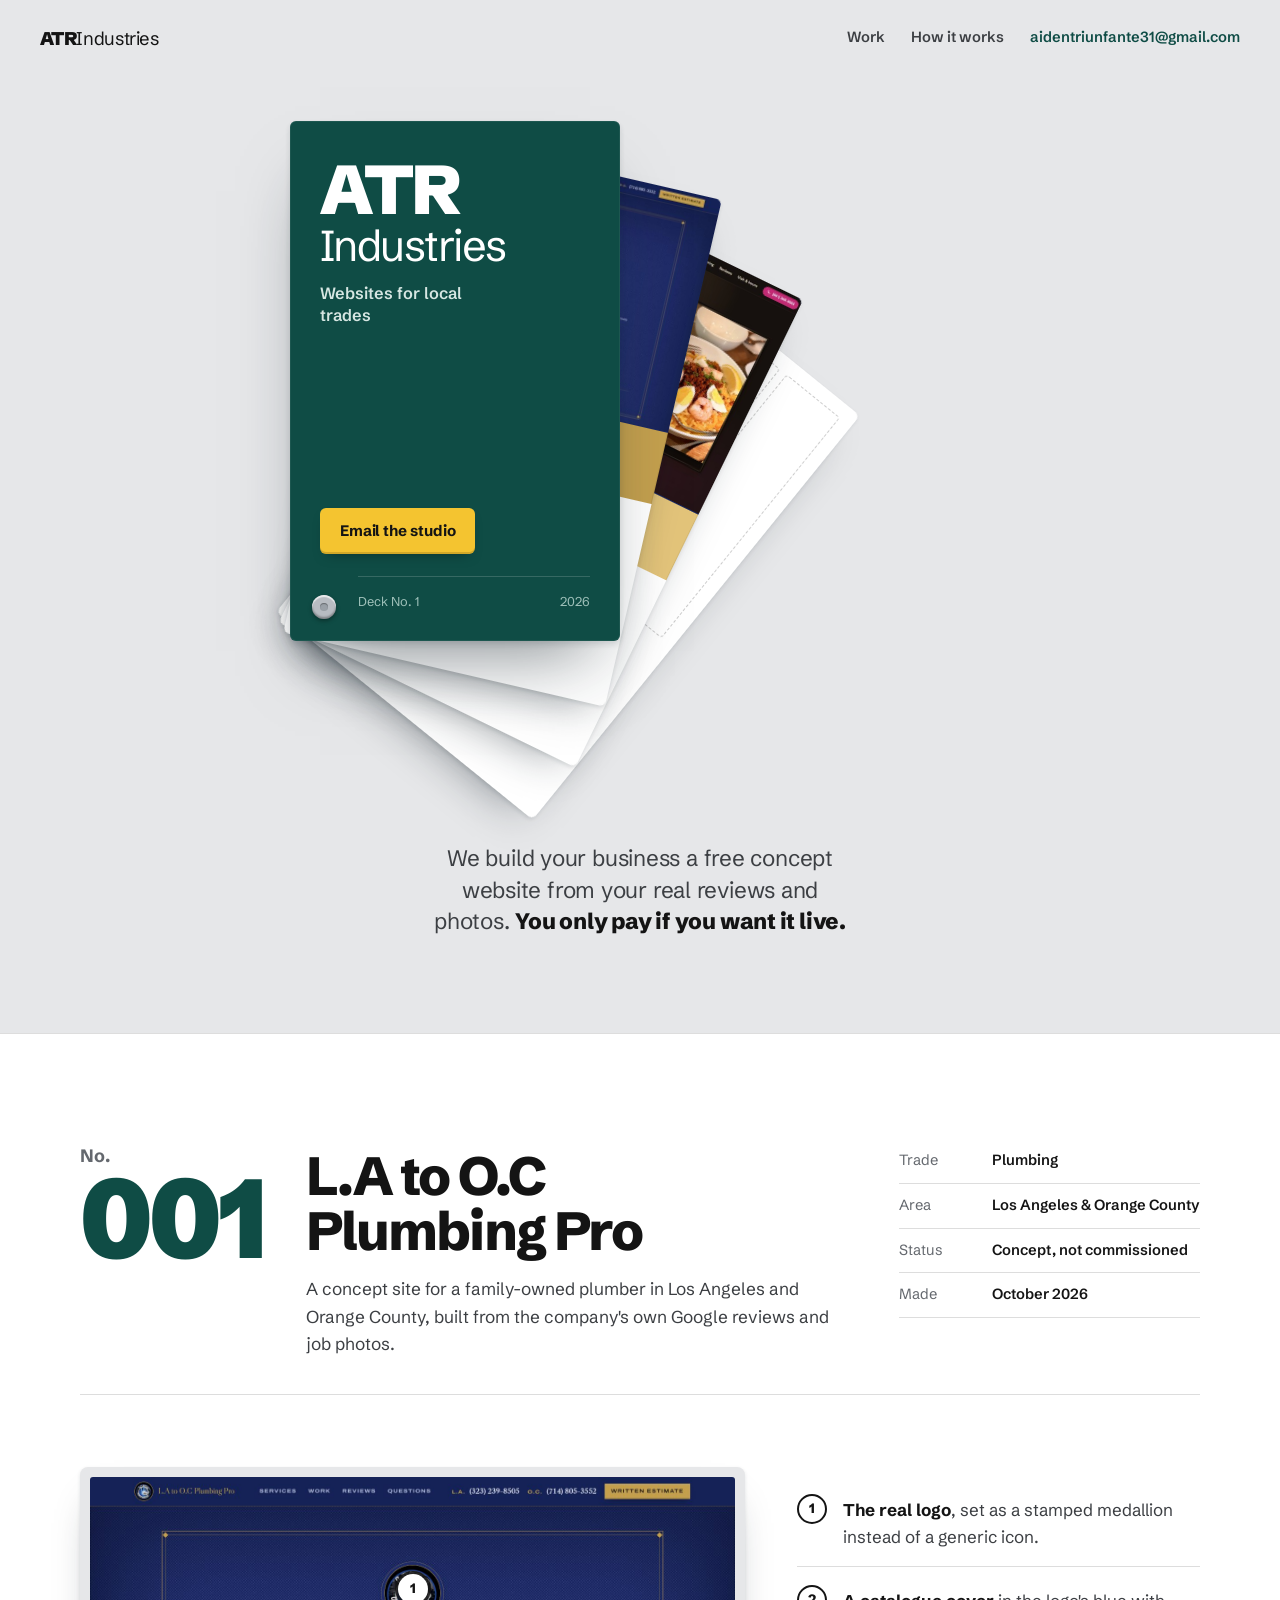
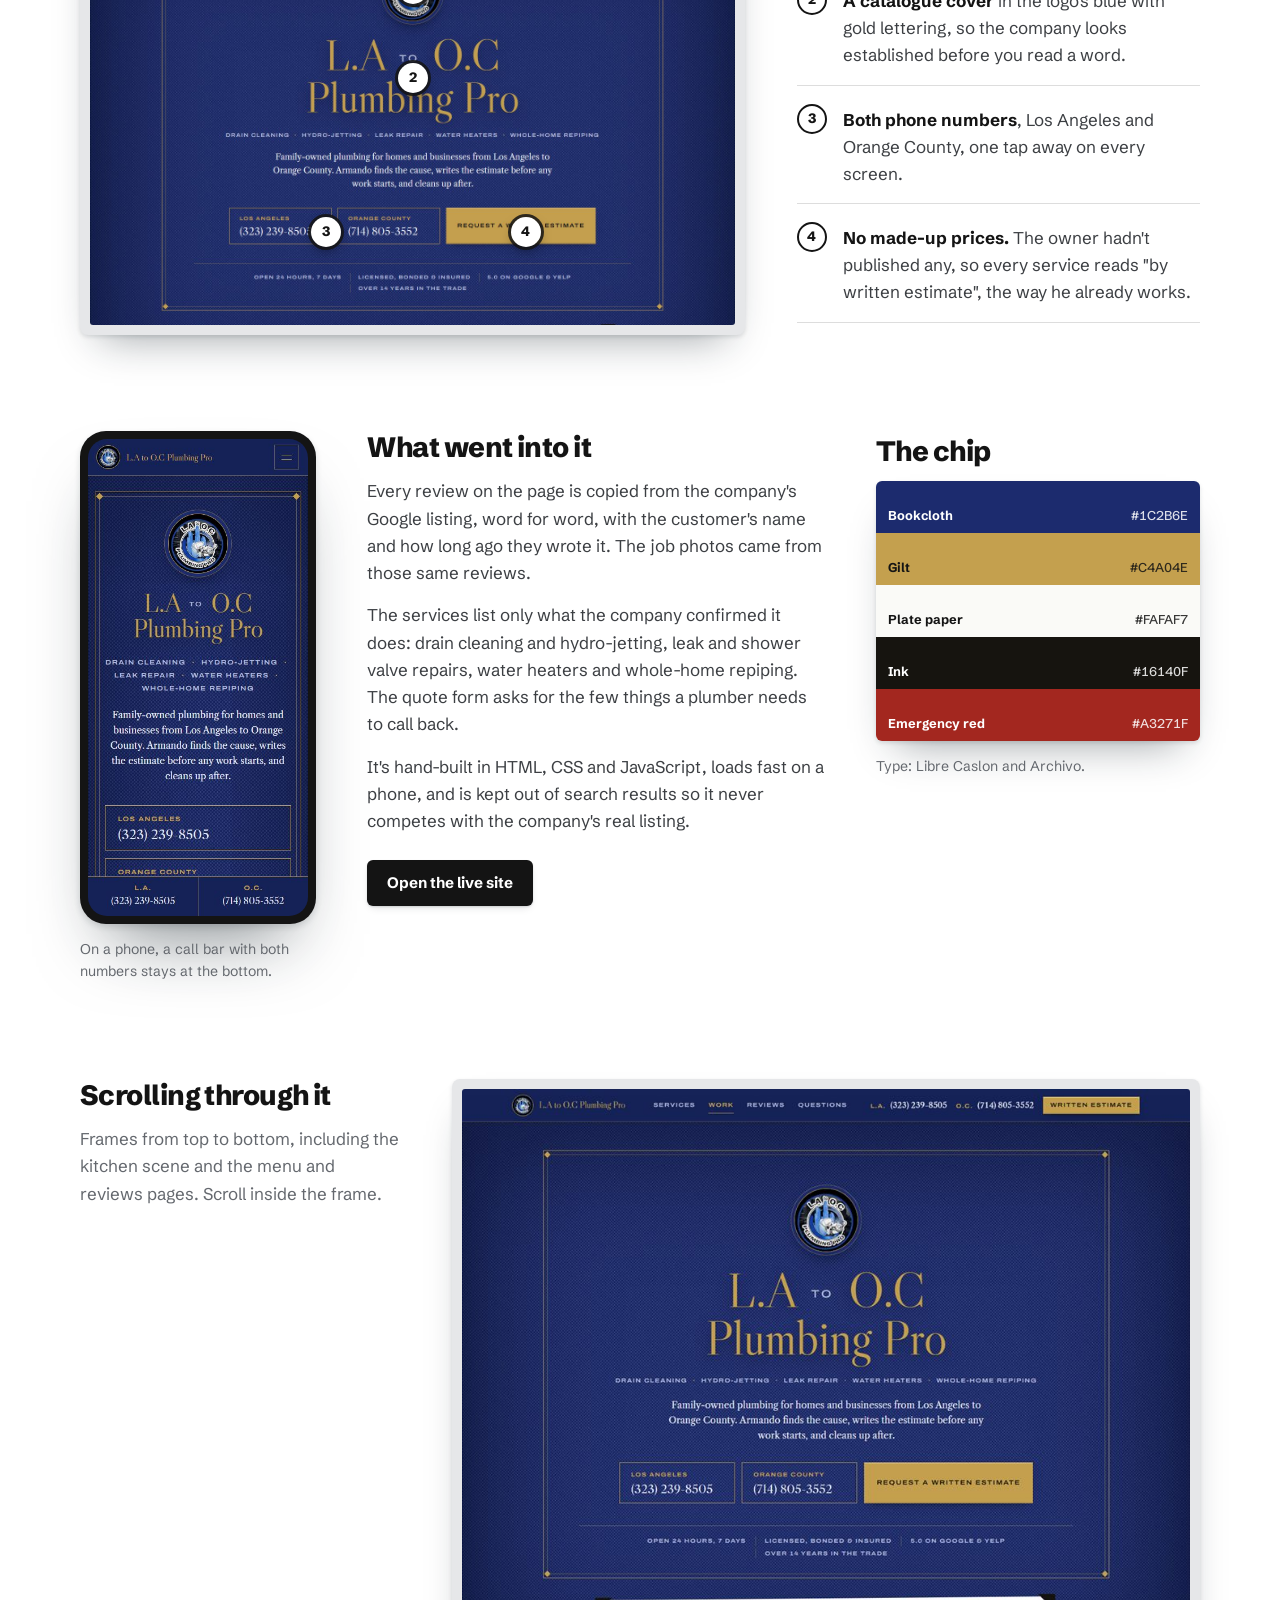
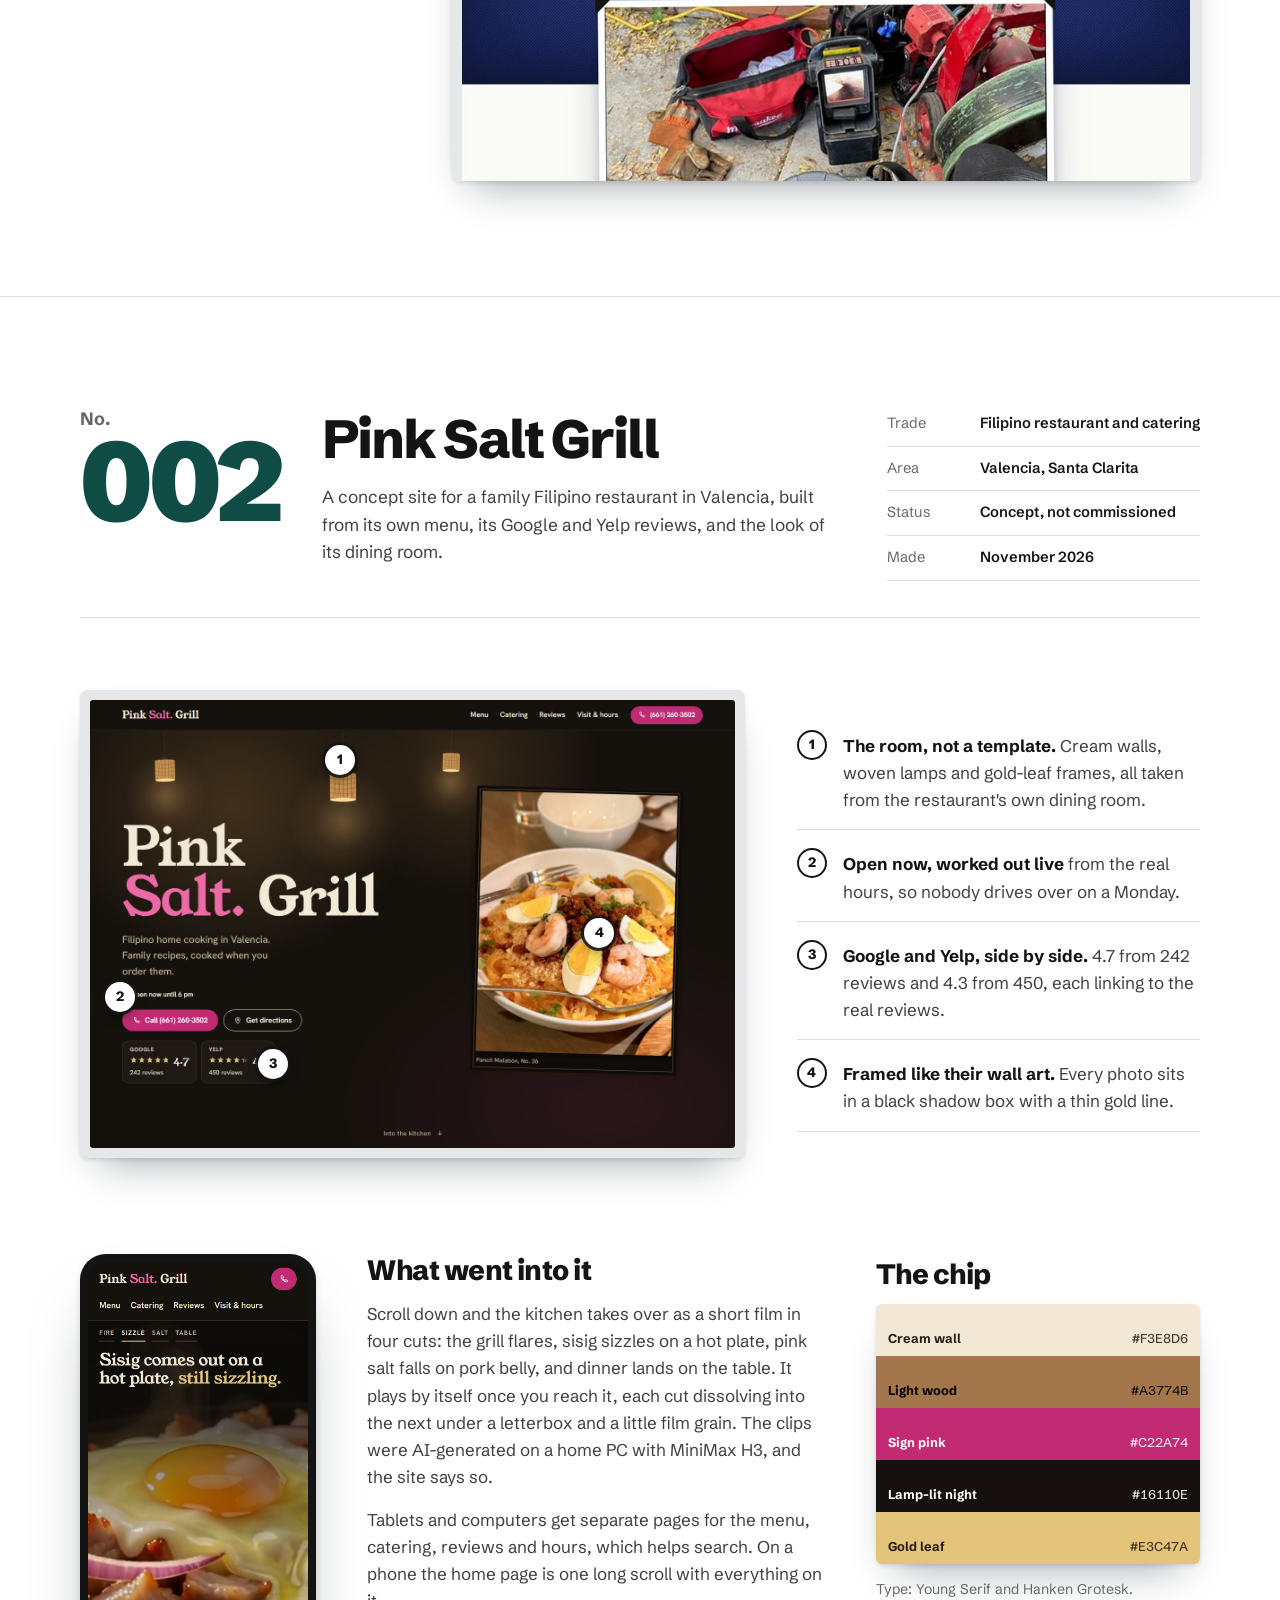
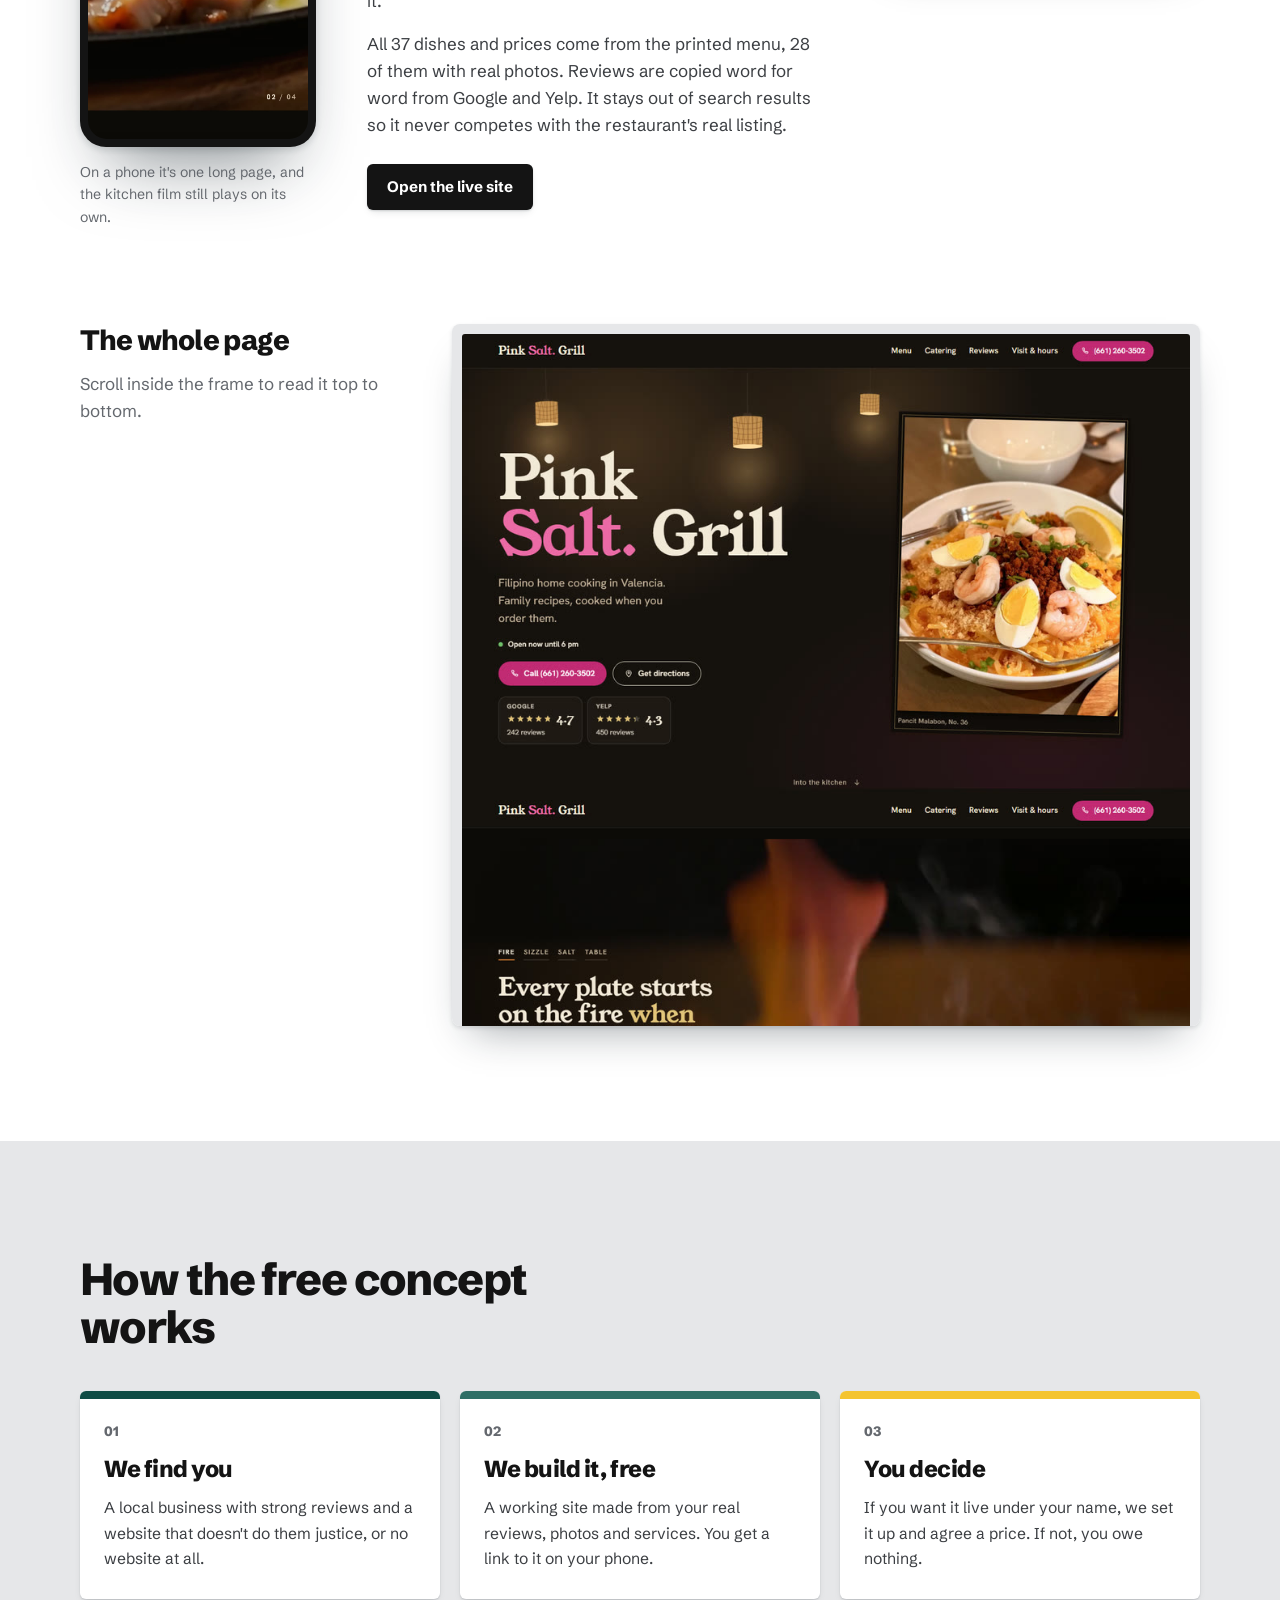
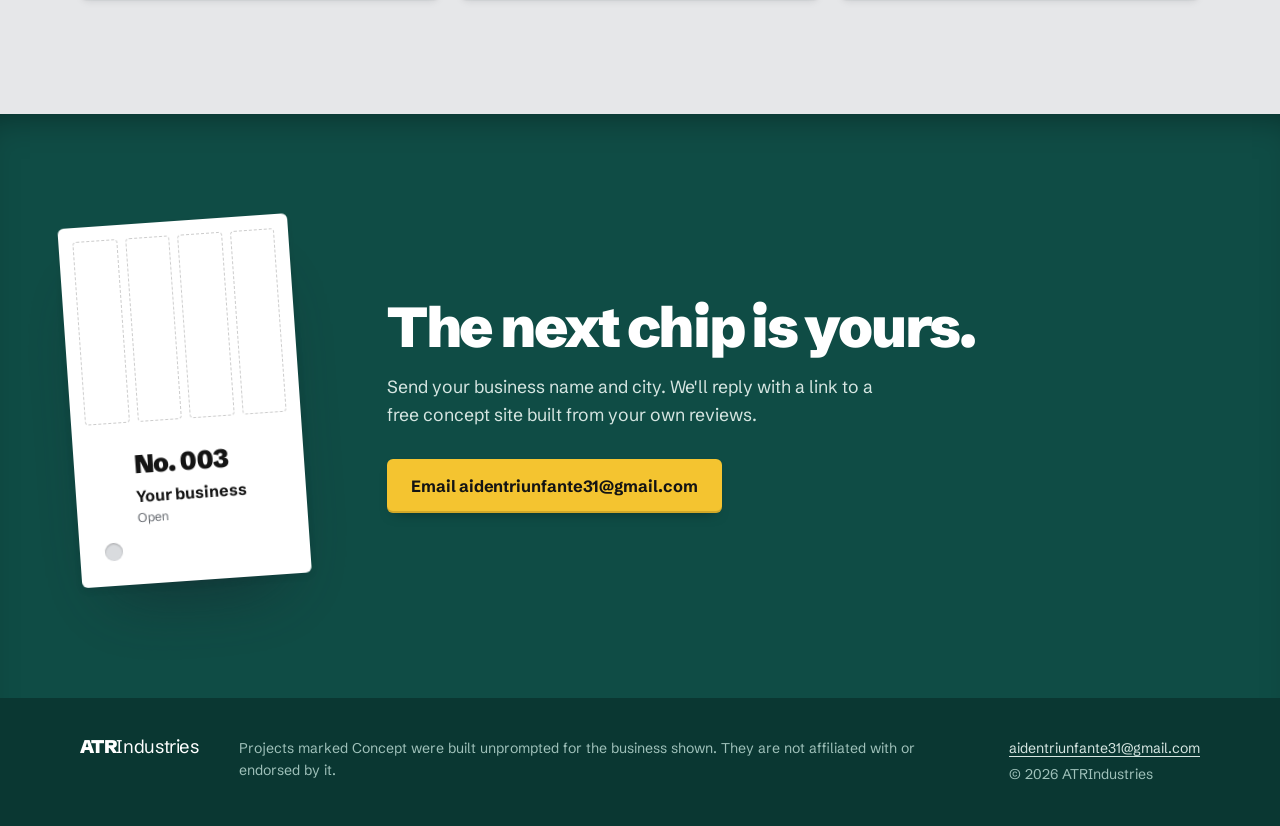
<file: index.html>
<!doctype html>
<html lang="en">
<head>
<meta charset="utf-8">
<meta name="viewport" content="width=device-width, initial-scale=1">
<title>ATRIndustries | Websites for local trades</title>
<meta name="description" content="ATRIndustries builds local businesses a free concept website from their real reviews and photos. You only pay if you want it live.">
<meta property="og:title" content="ATRIndustries | Websites for local trades">
<meta property="og:description" content="A free concept website built from your real reviews and photos. You only pay if you want it live.">
<meta property="og:image" content="https://aidentriunfante31-code.github.io/assets/og.jpg">
<meta property="og:url" content="https://aidentriunfante31-code.github.io/">
<meta name="twitter:card" content="summary_large_image">
<link rel="icon" href="data:image/svg+xml,%3Csvg xmlns='http://www.w3.org/2000/svg' viewBox='0 0 32 32'%3E%3Crect x='6' y='2' width='20' height='28' rx='3' fill='%230F4C45'/%3E%3Ccircle cx='11' cy='25' r='2.4' fill='%23E6E7E9'/%3E%3Crect x='9' y='6' width='14' height='5' fill='%23F4C430'/%3E%3C/svg%3E">
<link rel="canonical" href="https://aidentriunfante31-code.github.io/">
<link rel="preload" href="assets/fonts/schibsted-grotesk-normal-400-900.woff2" as="font" type="font/woff2" crossorigin>
<script type="application/ld+json">
{
  "@context": "https://schema.org",
  "@type": "Organization",
  "name": "ATRIndustries",
  "description": "Builds local businesses a free concept website from their real reviews and photos; they only pay if they want it live.",
  "url": "https://aidentriunfante31-code.github.io/",
  "email": "aidentriunfante31@gmail.com",
  "image": "https://aidentriunfante31-code.github.io/assets/og.jpg"
}
</script>
<link rel="stylesheet" href="styles.css">
</head>
<body>

<a class="skip" href="#main">Skip to content</a>

<header class="top">
  <a class="mark" href="#top" aria-label="ATRIndustries, home"><b>ATR</b>Industries</a>
  <nav class="top-nav" aria-label="Sections">
    <a href="#no-001">Work</a>
    <a href="#how">How it works</a>
    <a href="mailto:aidentriunfante31@gmail.com?subject=Free%20concept%20site" class="top-mail"><span class="long">aidentriunfante31@gmail.com</span><span class="short">Email</span></a>
  </nav>
</header>

<main id="main">

<!-- THE DECK -->
<section class="stage" id="top" aria-label="ATRIndustries fan deck">
  <div class="deck" id="deck">
    <a class="chip chip-next" href="#next" style="--a: var(--a3)" data-chip="next">
      <span class="chip-blank" aria-hidden="true"><i></i><i></i><i></i><i></i></span>
      <span class="chip-meta"><b>No. 003</b><span>Your business, next</span><small>Open</small></span>
    </a>

    <a class="chip chip-work chip-w2" href="#no-002" style="--a: var(--a2)" data-chip="002">
      <span class="chip-tab" aria-hidden="true">Last opened</span>
      <span class="chip-shot"><img src="assets/pinksalt-chip.jpg" alt="" width="660" height="480"></span>
      <span class="chip-swatches" aria-hidden="true">
        <i style="--c:#f3e8d6"></i><i style="--c:#a3774b"></i><i style="--c:#c22a74"></i><i style="--c:#16110e"></i><i style="--c:#e3c47a"></i>
      </span>
      <span class="chip-meta"><b>No. 002</b><span>Pink Salt Grill</span><small>Concept, November 2026</small></span>
    </a>

    <a class="chip chip-work" href="#no-001" style="--a: var(--a1)" data-chip="001">
      <span class="chip-tab" aria-hidden="true">Last opened</span>
      <span class="chip-shot"><img src="assets/plumbing-chip.jpg" alt="" width="660" height="480" fetchpriority="high"></span>
      <span class="chip-swatches" aria-hidden="true">
        <i style="--c:#16140f"></i><i style="--c:#a3271f"></i><i style="--c:#fafaf7"></i><i style="--c:#1c2b6e"></i><i style="--c:#c4a04e"></i>
      </span>
      <span class="chip-meta"><b>No. 001</b><span>L.A to O.C Plumbing Pro</span><small>Concept, October 2026</small></span>
    </a>

    <div class="chip cover">
      <h1 class="cover-mark"><b>ATR</b>Industries</h1>
      <p class="cover-sub">Websites for local trades</p>
      <a class="btn btn-flash" href="mailto:aidentriunfante31@gmail.com?subject=Free%20concept%20site">Email the studio</a>
      <p class="cover-foot"><span>Deck No. 1</span><span>2026</span></p>
    </div>

    <span class="rivet" aria-hidden="true"></span>
  </div>

  <p class="stage-line">We build your business a free concept website from your real reviews and photos. <strong>You only pay if you want it live.</strong></p>
</section>

<!-- CHIP No. 001 -->
<section class="project" id="no-001">
  <div class="wrap">
    <header class="project-head">
      <p class="project-no" aria-hidden="true">001</p>
      <div>
        <h2 class="project-title">L.A to O.C Plumbing Pro</h2>
        <p class="project-lede">A concept site for a family-owned plumber in Los Angeles and Orange County, built from the company's own Google reviews and job photos.</p>
      </div>
      <dl class="facts">
        <div><dt>Trade</dt><dd>Plumbing</dd></div>
        <div><dt>Area</dt><dd>Los Angeles &amp; Orange County</dd></div>
        <div><dt>Status</dt><dd>Concept, not commissioned</dd></div>
        <div><dt>Made</dt><dd>October 2026</dd></div>
      </dl>
    </header>

    <div class="annotated">
      <figure class="shot">
        <div class="shot-mat">
          <img src="assets/plumbing-desktop.jpg" alt="The plumbing concept site's opening screen: a blue cloth cover with gold lettering, the logo, two phone numbers and an estimate button" width="1440" height="1000" loading="lazy">
          <span class="pin" style="--x:50%; --y:26%" data-n="1" aria-hidden="true">1</span>
          <span class="pin" style="--x:50%; --y:45%" data-n="2" aria-hidden="true">2</span>
          <span class="pin" style="--x:37%; --y:78%" data-n="3" aria-hidden="true">3</span>
          <span class="pin" style="--x:67%; --y:78%" data-n="4" aria-hidden="true">4</span>
        </div>
      </figure>
      <ol class="notes">
        <li data-n="1"><b>The real logo</b>, set as a stamped medallion instead of a generic icon.</li>
        <li data-n="2"><b>A catalogue cover</b> in the logo's blue with gold lettering, so the company looks established before you read a word.</li>
        <li data-n="3"><b>Both phone numbers</b>, Los Angeles and Orange County, one tap away on every screen.</li>
        <li data-n="4"><b>No made-up prices.</b> The owner hadn't published any, so every service reads "by written estimate", the way he already works.</li>
      </ol>
    </div>

    <div class="detail">
      <figure class="phone">
        <div class="phone-mat"><img src="assets/plumbing-mobile.jpg" alt="The same site on a phone, with a call bar fixed to the bottom of the screen" width="390" height="844" loading="lazy"></div>
        <figcaption>On a phone, a call bar with both numbers stays at the bottom.</figcaption>
      </figure>

      <div class="detail-text">
        <h2>What went into it</h2>
        <p>Every review on the page is copied from the company's Google listing, word for word, with the customer's name and how long ago they wrote it. The job photos came from those same reviews.</p>
        <p>The services list only what the company confirmed it does: drain cleaning and hydro-jetting, leak and shower valve repairs, water heaters and whole-home repiping. The quote form asks for the few things a plumber needs to call back.</p>
        <p>It's hand-built in HTML, CSS and JavaScript, loads fast on a phone, and is kept out of search results so it never competes with the company's real listing.</p>
        <a class="btn btn-ink" href="https://aidentriunfante31-code.github.io/la-to-oc-plumbing-demo/" target="_blank" rel="noopener">Open the live site</a>
      </div>

      <div class="palette">
        <h2>The chip</h2>
        <ul>
          <li style="--c:#1c2b6e"><span>Bookcloth</span><code>#1C2B6E</code></li>
          <li style="--c:#c4a04e"><span>Gilt</span><code>#C4A04E</code></li>
          <li style="--c:#fafaf7"><span>Plate paper</span><code>#FAFAF7</code></li>
          <li style="--c:#16140f"><span>Ink</span><code>#16140F</code></li>
          <li style="--c:#a3271f"><span>Emergency red</span><code>#A3271F</code></li>
        </ul>
        <p>Type: Libre Caslon and Archivo.</p>
      </div>
    </div>

    <figure class="scroller">
      <figcaption><h2>Scrolling through it</h2><p>Frames from top to bottom, including the kitchen scene and the menu and reviews pages. Scroll inside the frame.</p></figcaption>
      <div class="scroll-frame" tabindex="0" aria-label="Full-page screenshot of the plumbing concept site, scrollable">
        <img src="assets/plumbing-full.jpg" alt="Full-page screenshot: cover, the firm and contents, five numbered services, job photos, how a job runs, customer reviews, the estimate form, questions and footer" width="900" height="6212" loading="lazy">
      </div>
    </figure>
  </div>
</section>

<!-- CHIP No. 002 -->
<section class="project" id="no-002">
  <div class="wrap">
    <header class="project-head">
      <p class="project-no" aria-hidden="true">002</p>
      <div>
        <h2 class="project-title">Pink Salt Grill</h2>
        <p class="project-lede">A concept site for a family Filipino restaurant in Valencia, built from its own menu, its Google and Yelp reviews, and the look of its dining room.</p>
      </div>
      <dl class="facts">
        <div><dt>Trade</dt><dd>Filipino restaurant and catering</dd></div>
        <div><dt>Area</dt><dd>Valencia, Santa Clarita</dd></div>
        <div><dt>Status</dt><dd>Concept, not commissioned</dd></div>
        <div><dt>Made</dt><dd>November 2026</dd></div>
      </dl>
    </header>

    <div class="annotated">
      <figure class="shot">
        <div class="shot-mat">
          <img src="assets/pinksalt-desktop.jpg" alt="The restaurant concept site's opening screen: woven pendant lamps glowing over the Pink Salt Grill wordmark, an open-now status, call and directions buttons, Google and Yelp ratings, and a framed photo of pancit malabon" width="1440" height="1000" loading="lazy">
          <span class="pin" style="--x:39%; --y:15%" data-n="1" aria-hidden="true">1</span>
          <span class="pin" style="--x:6%; --y:65.6%" data-n="2" aria-hidden="true">2</span>
          <span class="pin" style="--x:29%; --y:80%" data-n="3" aria-hidden="true">3</span>
          <span class="pin" style="--x:78%; --y:52%" data-n="4" aria-hidden="true">4</span>
        </div>
      </figure>
      <ol class="notes">
        <li data-n="1"><b>The room, not a template.</b> Cream walls, woven lamps and gold-leaf frames, all taken from the restaurant's own dining room.</li>
        <li data-n="2"><b>Open now, worked out live</b> from the real hours, so nobody drives over on a Monday.</li>
        <li data-n="3"><b>Google and Yelp, side by side.</b> 4.7 from 242 reviews and 4.3 from 450, each linking to the real reviews.</li>
        <li data-n="4"><b>Framed like their wall art.</b> Every photo sits in a black shadow box with a thin gold line.</li>
      </ol>
    </div>

    <div class="detail">
      <figure class="phone">
        <div class="phone-mat"><img src="assets/pinksalt-mobile.jpg" alt="The same site on a phone, mid-scroll in the kitchen film: sisig sizzling on a hot plate under a fried egg" width="390" height="844" loading="lazy"></div>
        <figcaption>On a phone it's one long page, and the kitchen film still plays on its own.</figcaption>
      </figure>

      <div class="detail-text">
        <h2>What went into it</h2>
        <p>Scroll down and the kitchen takes over as a short film in four cuts: the grill flares, sisig sizzles on a hot plate, pink salt falls on pork belly, and dinner lands on the table. It plays by itself once you reach it, each cut dissolving into the next under a letterbox and a little film grain. The clips were AI-generated on a home PC with MiniMax H3, and the site says so.</p>
        <p>Tablets and computers get separate pages for the menu, catering, reviews and hours, which helps search. On a phone the home page is one long scroll with everything on it.</p>
        <p>All 37 dishes and prices come from the printed menu, 28 of them with real photos. Reviews are copied word for word from Google and Yelp. It stays out of search results so it never competes with the restaurant's real listing.</p>
        <a class="btn btn-ink" href="https://aidentriunfante31-code.github.io/pink-salt-grill/" target="_blank" rel="noopener">Open the live site</a>
      </div>

      <div class="palette">
        <h2>The chip</h2>
        <ul>
          <li style="--c:#f3e8d6; --t:#2b1e17"><span>Cream wall</span><code>#F3E8D6</code></li>
          <li style="--c:#a3774b; --t:#050302"><span>Light wood</span><code>#A3774B</code></li>
          <li style="--c:#c22a74; --t:#ffffff"><span>Sign pink</span><code>#C22A74</code></li>
          <li style="--c:#16110e; --t:#ffffff"><span>Lamp-lit night</span><code>#16110E</code></li>
          <li style="--c:#e3c47a; --t:#2b1e17"><span>Gold leaf</span><code>#E3C47A</code></li>
        </ul>
        <p>Type: Young Serif and Hanken Grotesk.</p>
      </div>
    </div>

    <figure class="scroller">
      <figcaption><h2>The whole page</h2><p>Scroll inside the frame to read it top to bottom.</p></figcaption>
      <div class="scroll-frame" tabindex="0" aria-label="Frames from the Pink Salt Grill concept site, top to bottom, scrollable">
        <img src="assets/pinksalt-full.jpg" alt="Frames from top to bottom: the lamp-lit hero; the kitchen film from grill flames to sizzling sisig to pink salt to the dinner table; the framed best sellers; Google reviews with the Google and Yelp ratings; links to the menu, catering and visit pages; the menu page with dish photos; and the reviews page" width="900" height="6242" loading="lazy">
      </div>
    </figure>
  </div>
</section>

<!-- HOW IT WORKS -->
<section class="how" id="how">
  <div class="wrap">
    <h2>How the free concept works</h2>
    <ol class="steps">
      <li><b>01</b><h3>We find you</h3><p>A local business with strong reviews and a website that doesn't do them justice, or no website at all.</p></li>
      <li><b>02</b><h3>We build it, free</h3><p>A working site made from your real reviews, photos and services. You get a link to it on your phone.</p></li>
      <li><b>03</b><h3>You decide</h3><p>If you want it live under your name, we set it up and agree a price. If not, you owe nothing.</p></li>
    </ol>
  </div>
</section>

<!-- NEXT CHIP -->
<section class="next" id="next">
  <div class="wrap next-grid">
    <div class="next-chip" aria-hidden="true">
      <span class="chip-blank"><i></i><i></i><i></i><i></i></span>
      <span class="chip-meta"><b>No. 003</b><span>Your business</span><small>Open</small></span>
    </div>
    <div class="next-text">
      <h2>The next chip is yours.</h2>
      <p>Send your business name and city. We'll reply with a link to a free concept site built from your own reviews.</p>
      <a class="btn btn-flash btn-lg" href="mailto:aidentriunfante31@gmail.com?subject=Free%20concept%20site&body=Business%20name%3A%0ACity%3A%0A">Email aidentriunfante31@gmail.com</a>
    </div>
  </div>
</section>

</main>

<footer class="foot">
  <div class="wrap foot-row">
    <p class="mark"><b>ATR</b>Industries</p>
    <p>Projects marked Concept were built unprompted for the business shown. They are not affiliated with or endorsed by it.</p>
    <p><a href="mailto:aidentriunfante31@gmail.com">aidentriunfante31@gmail.com</a><br>&copy; <span id="year">2026</span> ATRIndustries</p>
  </div>
</footer>

<script src="app.js"></script>
</body>
</html>
</file>
<file: styles.css>
/* ATRIndustries: the fan deck
   Display-card gray ground, white chip stock, deck-cover green,
   one saffron flash for whatever is active. */

/* Self-hosted font (latin subset): no third-party request blocks the first paint */
@font-face {
  font-family: 'Schibsted Grotesk';
  font-style: normal;
  font-weight: 400 900;
  font-display: swap;
  src: url(assets/fonts/schibsted-grotesk-normal-400-900.woff2) format('woff2');
  unicode-range: U+0000-00FF, U+0131, U+0152-0153, U+02BB-02BC, U+02C6, U+02DA, U+02DC, U+0304, U+0308, U+0329, U+2000-206F, U+20AC, U+2122, U+2191, U+2193, U+2212, U+2215, U+FEFF, U+FFFD;
}

:root {
  --green: #0f4c45;
  --green-deep: #0a3732;
  --green-ink: #d6e6e2;
  --green-ink-2: #9fc1ba;
  --ground: #e6e7e9;
  --ground-2: #d9dbde;
  --chip: #ffffff;
  --ink: #141414;
  --ink-2: #3c3f43;
  --muted: #64686e;
  --rule: rgb(20 20 20 / 0.14);
  --flash: #f4c430;
  --steel: #b8bcc2;
  --shade: 20 32 40;
  --lift-1: 0 1px 2px rgb(var(--shade) / 0.14), 0 4px 10px -4px rgb(var(--shade) / 0.18);
  --lift-2: 0 2px 4px rgb(var(--shade) / 0.12), 0 22px 40px -20px rgb(var(--shade) / 0.42);
  --lift-3: 0 3px 6px rgb(var(--shade) / 0.14), 0 40px 70px -30px rgb(var(--shade) / 0.55);

  --font: "Schibsted Grotesk", "Helvetica Neue", Arial, sans-serif;
  --wrap: 1200px;
  --gutter: clamp(16px, 4vw, 40px);
  --ease: cubic-bezier(0.16, 1, 0.3, 1);

  /* deck geometry */
  --cw: 330px;
  --ch: 520px;
  --a1: 13deg;
  --a2: 26deg;
  --a3: 39deg;
  --pivot-x: 34px;
  --pivot-y: 34px;
}

*, *::before, *::after { box-sizing: border-box; }
html { scroll-behavior: smooth; -webkit-text-size-adjust: 100%; scrollbar-color: var(--green) var(--ground); }
body { margin: 0; background: var(--ground); color: var(--ink); font-family: var(--font); font-size: 17px; line-height: 1.6; -webkit-font-smoothing: antialiased; caret-color: var(--green); overflow-x: hidden; }
::selection { background: var(--flash); color: var(--ink); }
img { display: block; max-width: 100%; height: auto; }
a { color: inherit; text-underline-offset: 0.2em; text-decoration-thickness: 1px; }
h1, h2, h3, p, figure, dl, dd { margin: 0; }
ol, ul { margin: 0; padding: 0; list-style: none; }
:focus-visible { outline: 2px solid var(--green); outline-offset: 3px; border-radius: 4px; }
.cover :focus-visible, .next :focus-visible { outline-color: var(--flash); }
.skip { position: absolute; left: 12px; top: -60px; z-index: 50; background: var(--flash); color: var(--ink); padding: 10px 14px; font-weight: 700; border-radius: 6px; }
.skip:focus { top: 12px; }
.wrap { max-width: var(--wrap); margin: 0 auto; padding-inline: var(--gutter); }

/* ---------- Buttons ---------- */
.btn { display: inline-flex; align-items: center; justify-content: center; gap: 0.5em; padding: 0.85em 1.3em; border-radius: 6px; font-weight: 700; font-size: 0.95rem; line-height: 1.3; text-decoration: none; letter-spacing: -0.005em; transition: transform 0.25s var(--ease), box-shadow 0.25s var(--ease), background-color 0.2s; }
.btn:active { transform: translateY(1px); transition-duration: 0.1s; }
.btn-lg { padding: 1em 1.5em; font-size: 1.02rem; }
.btn-flash { background: var(--flash); color: var(--ink); box-shadow: inset 0 -2px 0 rgb(0 0 0 / 0.14), 0 6px 14px -8px rgb(0 0 0 / 0.5); }
.btn-flash:hover { transform: translateY(-1px); box-shadow: inset 0 -2px 0 rgb(0 0 0 / 0.14), 0 12px 22px -10px rgb(0 0 0 / 0.55); }
.btn-ink { background: var(--ink); color: var(--chip); box-shadow: var(--lift-1); }
.btn-ink:hover { background: var(--green); transform: translateY(-1px); box-shadow: var(--lift-2); }

/* ---------- Header ---------- */
.top { position: relative; z-index: 10; display: flex; align-items: center; justify-content: space-between; gap: 20px; max-width: 1320px; margin: 0 auto; padding: 22px var(--gutter); }
.mark { font-size: 1.15rem; letter-spacing: -0.02em; text-decoration: none; font-weight: 400; }
.mark b { font-weight: 900; letter-spacing: -0.03em; }
.top-nav { display: flex; align-items: center; gap: 26px; font-size: 0.92rem; font-weight: 600; }
.top-nav a { text-decoration: none; color: var(--ink-2); padding: 4px 0; border-bottom: 1px solid transparent; transition: color 0.2s, border-color 0.2s; }
.top-nav a:hover { color: var(--ink); border-color: var(--ink); }
.top-mail { color: var(--green) !important; }
.top-mail .short { display: none; }

/* ---------- The deck ---------- */
.stage { position: relative; padding: clamp(8px, 2vw, 24px) var(--gutter) clamp(56px, 8vw, 96px); display: flex; flex-direction: column; align-items: center; }
.deck { position: relative; width: calc(var(--cw) * 0.8 + var(--ch) * 0.64 + 40px); height: calc(var(--ch) + 40px); margin-left: calc(var(--ch) * -0.2); margin-bottom: calc(var(--cw) * 0.42); }
.chip, .next-chip {
  position: absolute; left: 20px; bottom: 20px; width: var(--cw); height: var(--ch);
  border-radius: 6px; background: var(--chip); color: var(--ink); text-decoration: none;
  transform-origin: var(--pivot-x) calc(100% - var(--pivot-y));
  transform: rotate(var(--a, 0deg)) translateY(var(--lift, 0px));
  box-shadow: var(--lift-2);
  transition: transform 0.55s var(--ease), box-shadow 0.4s var(--ease);
  display: flex; flex-direction: column; overflow: hidden;
}
/* punched rivet hole on every chip */
.chip::after, .next-chip::after { content: ""; position: absolute; left: calc(var(--pivot-x) - 9px); bottom: calc(var(--pivot-y) - 9px); width: 18px; height: 18px; border-radius: 50%; background: var(--ground-2); box-shadow: inset 0 1px 2px rgb(0 0 0 / 0.25); }
.chip-next { z-index: 1; }
.chip-work { z-index: 2; }
.cover { z-index: 3; --a: 0deg; }
a.chip:hover, a.chip:focus-visible { --lift: -34px; box-shadow: var(--lift-3); }
a.chip:focus-visible { outline-offset: 4px; }

.chip-shot { display: block; height: 46%; overflow: hidden; background: #1c2b6e; border-bottom: 1px solid var(--rule); }
.chip-shot img { width: 100%; height: 100%; object-fit: cover; object-position: 50% 0; transition: transform 0.9s var(--ease); }
a.chip:hover .chip-shot img { transform: scale(1.04); }
.chip-swatches, .chip-blank { display: grid; grid-template-columns: repeat(5, 1fr); height: 14%; }
.chip-swatches i { background: var(--c); border-right: 1px solid rgb(0 0 0 / 0.06); }
.chip-blank { grid-template-columns: repeat(4, 1fr); height: 60%; gap: 8px; padding: 14px; }
.chip-blank i { border: 1.5px dashed rgb(20 20 20 / 0.22); border-radius: 4px; }
.chip-meta { display: flex; flex-direction: column; gap: 2px; padding: 16px 18px 0 calc(var(--pivot-x) + 26px); }
.chip-meta b { font-size: 1.6rem; font-weight: 900; letter-spacing: -0.03em; line-height: 1; }
.chip-meta span { font-weight: 700; font-size: 1rem; line-height: 1.25; margin-top: 6px; }
.chip-meta small { font-size: 0.78rem; color: var(--muted); }
.chip-work .chip-meta { padding-top: 14px; }
.chip-next .chip-meta { margin-top: auto; padding-bottom: 70px; }
.chip-tab { position: absolute; z-index: 2; top: 0; right: 14px; padding: 18px 10px 8px; background: var(--flash); color: var(--ink); font-size: 0.72rem; font-weight: 800; letter-spacing: 0.02em; border-radius: 0 0 4px 4px; transform: translateY(-110%); transition: transform 0.4s var(--ease); box-shadow: 0 4px 8px -4px rgb(0 0 0 / 0.4); }
.chip-work.seen .chip-tab { transform: translateY(-12px); }

.cover { background: var(--green); color: var(--green-ink); padding: 34px 30px 30px; justify-content: flex-start; box-shadow: var(--lift-3), inset 0 0 0 1px rgb(255 255 255 / 0.06); }
.cover::after { background: var(--green-deep); box-shadow: inset 0 1px 2px rgb(0 0 0 / 0.5); }
.cover-mark { font-size: clamp(2.1rem, 3.4vw, 2.7rem); line-height: 1; letter-spacing: -0.035em; color: #fff; font-weight: 400; }
.cover-mark b { display: block; font-weight: 900; font-size: 1.6em; letter-spacing: -0.045em; }
.cover-sub { margin-top: 16px; font-size: 1.02rem; font-weight: 600; color: var(--green-ink); max-width: 16ch; line-height: 1.3; }
.cover .btn { align-self: flex-start; margin-top: auto; }
.cover-foot { display: flex; justify-content: space-between; gap: 12px; margin: 22px 0 0 calc(var(--pivot-x) + 4px); padding-top: 14px; border-top: 1px solid rgb(255 255 255 / 0.16); font-size: 0.8rem; color: var(--green-ink-2); }

.rivet { position: absolute; z-index: 5; left: calc(20px + var(--pivot-x) - 12px); bottom: calc(20px + var(--pivot-y) - 12px); width: 24px; height: 24px; border-radius: 50%; background: var(--steel); box-shadow: inset 0 2px 1px rgb(255 255 255 / 0.7), inset 0 -2px 2px rgb(0 0 0 / 0.3), 0 2px 4px rgb(0 0 0 / 0.35); }
.rivet::after { content: ""; position: absolute; inset: 8px; border-radius: 50%; background: #9aa0a7; box-shadow: inset 0 1px 1px rgb(0 0 0 / 0.35); }

.stage-line { max-width: 34ch; margin-top: clamp(28px, 4vw, 44px); text-align: center; font-size: clamp(1.15rem, 1.8vw, 1.4rem); line-height: 1.4; color: var(--ink-2); letter-spacing: -0.01em; text-wrap: balance; }
.stage-line strong { color: var(--ink); font-weight: 800; }

/* ---------- Project No. 001 ---------- */
.project { background: var(--chip); padding: clamp(64px, 9vw, 120px) 0; border-top: 1px solid var(--rule); }
.project-head { display: grid; grid-template-columns: auto 1fr auto; gap: 20px 44px; align-items: start; padding-bottom: 36px; border-bottom: 1px solid var(--rule); }
.project-no { font-size: clamp(4rem, 9vw, 7rem); font-weight: 900; letter-spacing: -0.06em; line-height: 0.82; color: var(--green); }
.project-no::before { content: "No."; display: block; font-size: 0.16em; letter-spacing: 0; font-weight: 700; color: var(--muted); margin-bottom: 0.5em; }
.project h2.project-title { font-size: clamp(2rem, 4.2vw, 3.4rem); font-weight: 800; letter-spacing: -0.035em; line-height: 1.02; text-wrap: balance; }
.project-lede { margin-top: 16px; max-width: 52ch; color: var(--ink-2); font-size: 1.08rem; }
.facts { display: grid; gap: 10px; min-width: 230px; font-size: 0.92rem; }
.facts div { display: grid; grid-template-columns: 5.2rem 1fr; gap: 10px; padding-bottom: 10px; border-bottom: 1px solid var(--rule); }
.facts dt { color: var(--muted); }
.facts dd { font-weight: 600; }

.annotated { display: grid; grid-template-columns: 1.65fr 1fr; gap: clamp(28px, 4vw, 56px); align-items: center; margin-top: clamp(40px, 6vw, 72px); }
.shot-mat { position: relative; padding: 10px; background: var(--ground); border-radius: 8px; box-shadow: var(--lift-2); }
.shot-mat img { border-radius: 3px; }
.pin { position: absolute; left: calc(10px + (100% - 20px) * var(--x) / 100%); top: calc(10px + (100% - 20px) * var(--y) / 100%); }
.pin { left: var(--x); top: var(--y); width: 30px; height: 30px; margin: -15px 0 0 -15px; border-radius: 50%; display: grid; place-items: center; background: var(--chip); color: var(--ink); font-size: 0.85rem; font-weight: 800; box-shadow: 0 0 0 3px rgb(20 20 20 / 0.85), 0 6px 14px -4px rgb(0 0 0 / 0.6); transition: transform 0.3s var(--ease), background-color 0.2s; }
.pin.on { background: var(--flash); transform: scale(1.18); }
.notes { display: grid; gap: 4px; counter-reset: none; }
.notes li { position: relative; padding: 16px 0 16px 46px; border-bottom: 1px solid var(--rule); color: var(--ink-2); cursor: default; transition: color 0.2s; }
.notes li::before { content: attr(data-n); position: absolute; left: 0; top: 14px; width: 30px; height: 30px; border-radius: 50%; display: grid; place-items: center; border: 2px solid var(--ink); font-weight: 800; font-size: 0.85rem; color: var(--ink); transition: background-color 0.2s; }
.notes li b { color: var(--ink); }
.notes li.on::before { background: var(--flash); border-color: var(--ink); }
.notes li.on { color: var(--ink); }

.detail { display: grid; grid-template-columns: 0.62fr 1.2fr 0.85fr; gap: clamp(28px, 4vw, 56px); margin-top: clamp(56px, 8vw, 96px); align-items: start; }
.phone-mat { padding: 8px; background: var(--ink); border-radius: 26px; box-shadow: var(--lift-3); max-width: 260px; }
.phone-mat img { border-radius: 19px; }
.phone figcaption { margin-top: 14px; font-size: 0.88rem; color: var(--muted); max-width: 26ch; }
.detail h2, .scroller h2 { font-size: 1.75rem; font-weight: 800; letter-spacing: -0.02em; line-height: 1.15; margin-bottom: 14px; }
.detail-text p { color: var(--ink-2); max-width: 60ch; }
.detail-text p + p { margin-top: 0.9em; }
.detail-text .btn { margin-top: 26px; }
.palette { padding-top: 4px; }
.palette ul { display: grid; gap: 0; border-radius: 6px; overflow: hidden; box-shadow: var(--lift-2); }
.palette li { display: flex; justify-content: space-between; align-items: flex-end; gap: 10px; min-height: 52px; padding: 8px 12px; background: var(--c); font-size: 0.8rem; font-weight: 700; color: #fff; }
.palette li:nth-child(3) { color: var(--ink); }
.palette li:nth-child(2) { color: var(--ink); }
.palette li[style*="--t"] { color: var(--t); }
.palette code { font-family: var(--font); font-weight: 500; opacity: 0.85; font-variant-numeric: tabular-nums; }
.palette p { margin-top: 14px; font-size: 0.88rem; color: var(--muted); }

.scroller { margin-top: clamp(56px, 8vw, 96px); display: grid; grid-template-columns: 0.6fr 1.4fr; gap: clamp(24px, 4vw, 56px); align-items: start; }
.scroller figcaption p { color: var(--muted); }
.scroll-frame { height: min(78vh, 760px); overflow-y: auto; border-radius: 8px; background: var(--ground); padding: 10px; box-shadow: var(--lift-2); scrollbar-color: var(--green) var(--ground); overscroll-behavior: contain; }
.scroll-frame img { border-radius: 3px; width: 100%; }

/* ---------- How ---------- */
.how { padding: clamp(64px, 9vw, 120px) 0; }
.how h2 { font-size: clamp(1.9rem, 3.6vw, 2.8rem); font-weight: 800; letter-spacing: -0.035em; line-height: 1.05; max-width: 18ch; }
.steps { display: grid; grid-template-columns: repeat(3, 1fr); gap: 20px; margin-top: 40px; }
.steps li { background: var(--chip); border-radius: 6px; padding: 24px 24px 28px; box-shadow: var(--lift-1); position: relative; overflow: hidden; }
.steps li::before { content: ""; position: absolute; left: 0; right: 0; top: 0; height: 8px; background: var(--green); }
.steps li:nth-child(2)::before { background: #2f6f66; }
.steps li:nth-child(3)::before { background: var(--flash); }
.steps b { display: block; font-size: 0.85rem; font-weight: 800; color: var(--muted); margin-top: 6px; }
.steps h3 { font-size: 1.45rem; font-weight: 800; letter-spacing: -0.02em; margin: 8px 0 8px; }
.steps p { color: var(--ink-2); font-size: 0.98rem; }

/* ---------- Next chip ---------- */
.next { background: var(--green); color: var(--green-ink); padding: clamp(64px, 9vw, 112px) 0; box-shadow: inset 0 24px 40px -28px rgb(0 0 0 / 0.5); }
.next-grid { display: grid; grid-template-columns: auto 1fr; gap: clamp(36px, 6vw, 88px); align-items: center; }
.next-chip { position: relative; left: auto; bottom: auto; --cw: 230px; --ch: 360px; transform: rotate(-4deg); box-shadow: var(--lift-3); }
.next-chip .chip-meta { margin-top: auto; padding-bottom: 56px; }
.next-text h2 { font-size: clamp(2rem, 4.4vw, 3.6rem); font-weight: 900; letter-spacing: -0.04em; line-height: 1; color: #fff; }
.next-text p { margin: 18px 0 30px; max-width: 46ch; font-size: 1.1rem; color: var(--green-ink); }

/* ---------- Footer ---------- */
.foot { background: var(--green-deep); color: var(--green-ink-2); padding: 34px 0 40px; font-size: 0.88rem; }
.foot-row { display: grid; grid-template-columns: auto 1fr auto; gap: 16px 40px; align-items: baseline; }
.foot .mark { color: #fff; }
.foot a { color: var(--green-ink); }

/* ---------- Motion: the deck fans open once ---------- */
@media (prefers-reduced-motion: no-preference) {
  .chip-next, .chip-work { animation: fan 1.1s var(--ease) both; }
  .chip-work { animation-delay: 0.25s; }
  .chip-w2 { animation-delay: 0.34s; }
  .chip-next { animation-delay: 0.44s; }
  .cover { animation: settle 0.8s var(--ease) 0.05s both; }
  .stage-line { animation: rise 0.8s var(--ease) 0.7s both; }
}
@keyframes fan { from { transform: rotate(0deg); } }
@keyframes settle { from { transform: translateY(18px); } }
@keyframes rise { from { transform: translateY(10px); } }
.pin { animation: none; }
.annotated.pre .pin { transform: scale(0); }
.annotated .pin { transition: transform 0.45s var(--ease) var(--pd, 0ms), background-color 0.2s; }
@media (prefers-reduced-motion: reduce) {
  html { scroll-behavior: auto; }
  .annotated.pre .pin { transform: none; }
  a.chip:hover, a.chip:focus-visible { --lift: 0px; }
}

/* ---------- Responsive ---------- */
@media (max-width: 1000px) {
  .project-head { grid-template-columns: auto 1fr; }
  .facts { grid-column: 1 / -1; grid-template-columns: repeat(2, 1fr); column-gap: 24px; }
  .annotated { grid-template-columns: 1fr; }
  .detail { grid-template-columns: auto 1fr; }
  .palette { grid-column: 1 / -1; }
  .scroller { grid-template-columns: 1fr; }
  .steps { grid-template-columns: 1fr; max-width: 560px; }
}
@media (max-width: 640px) {
  :root { --cw: min(62vw, 250px); --ch: calc(var(--cw) * 1.58); --a1: 9deg; --a2: 18deg; --a3: 27deg; --pivot-x: 26px; --pivot-y: 26px; }
  .deck { width: calc(var(--cw) * 0.9 + var(--ch) * 0.46 + 30px); margin-left: 0; }
  .cover { padding: 24px 20px 20px; }
  .cover-mark { font-size: 1.85rem; }
  .cover-sub { font-size: 0.92rem; margin-top: 10px; }
  .cover .btn { padding: 0.75em 1em; font-size: 0.88rem; }
  .cover-foot { font-size: 0.72rem; margin-top: 14px; padding-top: 10px; }
  .chip-meta { padding: 10px 12px 0 calc(var(--pivot-x) + 20px); }
  .chip-meta b { font-size: 1.2rem; }
  .chip-meta span { font-size: 0.85rem; }
  .chip-meta small { font-size: 0.72rem; }
  .top-mail .long { display: none; }
  .top-mail .short { display: inline; }
  .top-nav { gap: 18px; }
  .top-nav a:not(.top-mail):first-child { display: none; }
  .project-head { grid-template-columns: 1fr; }
  .facts { grid-template-columns: 1fr; }
  .detail { grid-template-columns: 1fr; }
  .phone-mat { max-width: 230px; }
  .next-grid { grid-template-columns: 1fr; }
  .next-chip { --cw: 180px; --ch: 280px; }
  .foot-row { grid-template-columns: 1fr; }
  .pin { width: 24px; height: 24px; margin: -12px 0 0 -12px; font-size: 0.72rem; }
}

/* Footer email: comfortable tap height on phones */
.foot a { display: inline-block; padding: 4px 0; }
</file>
